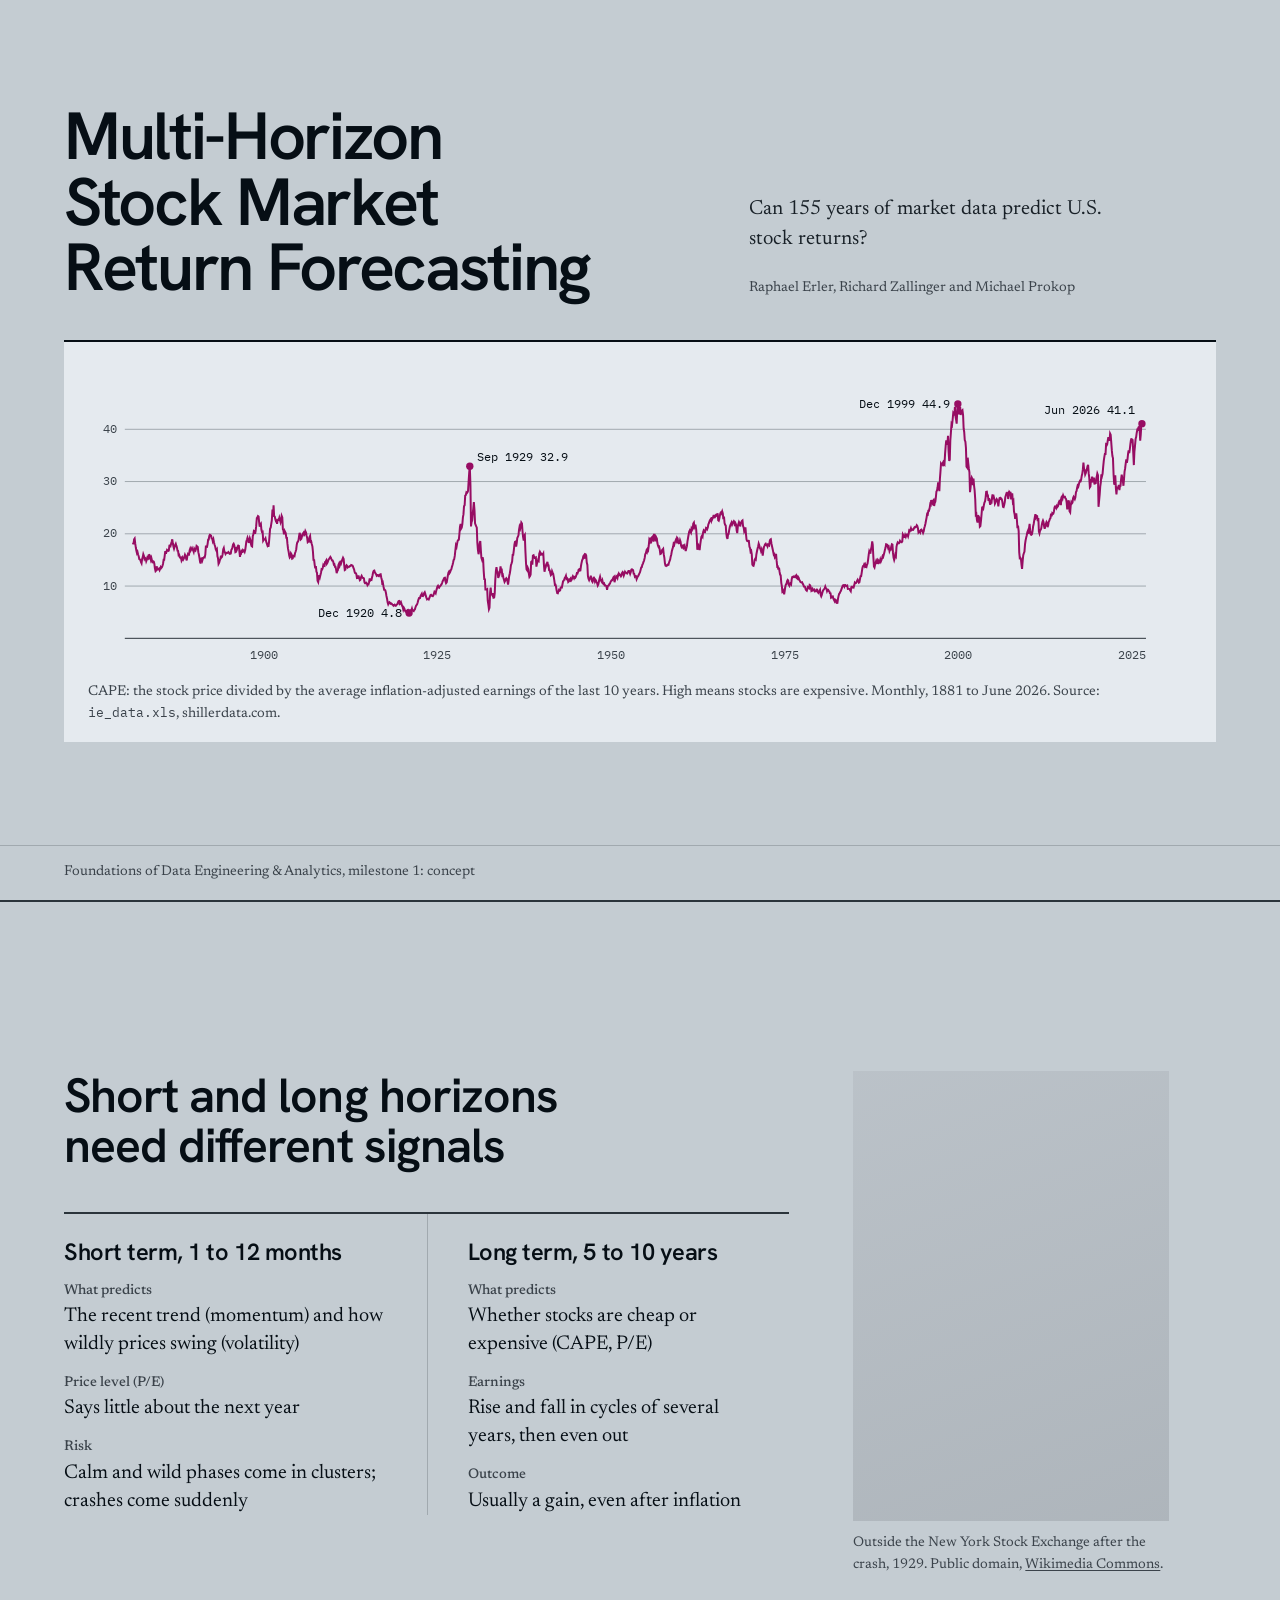
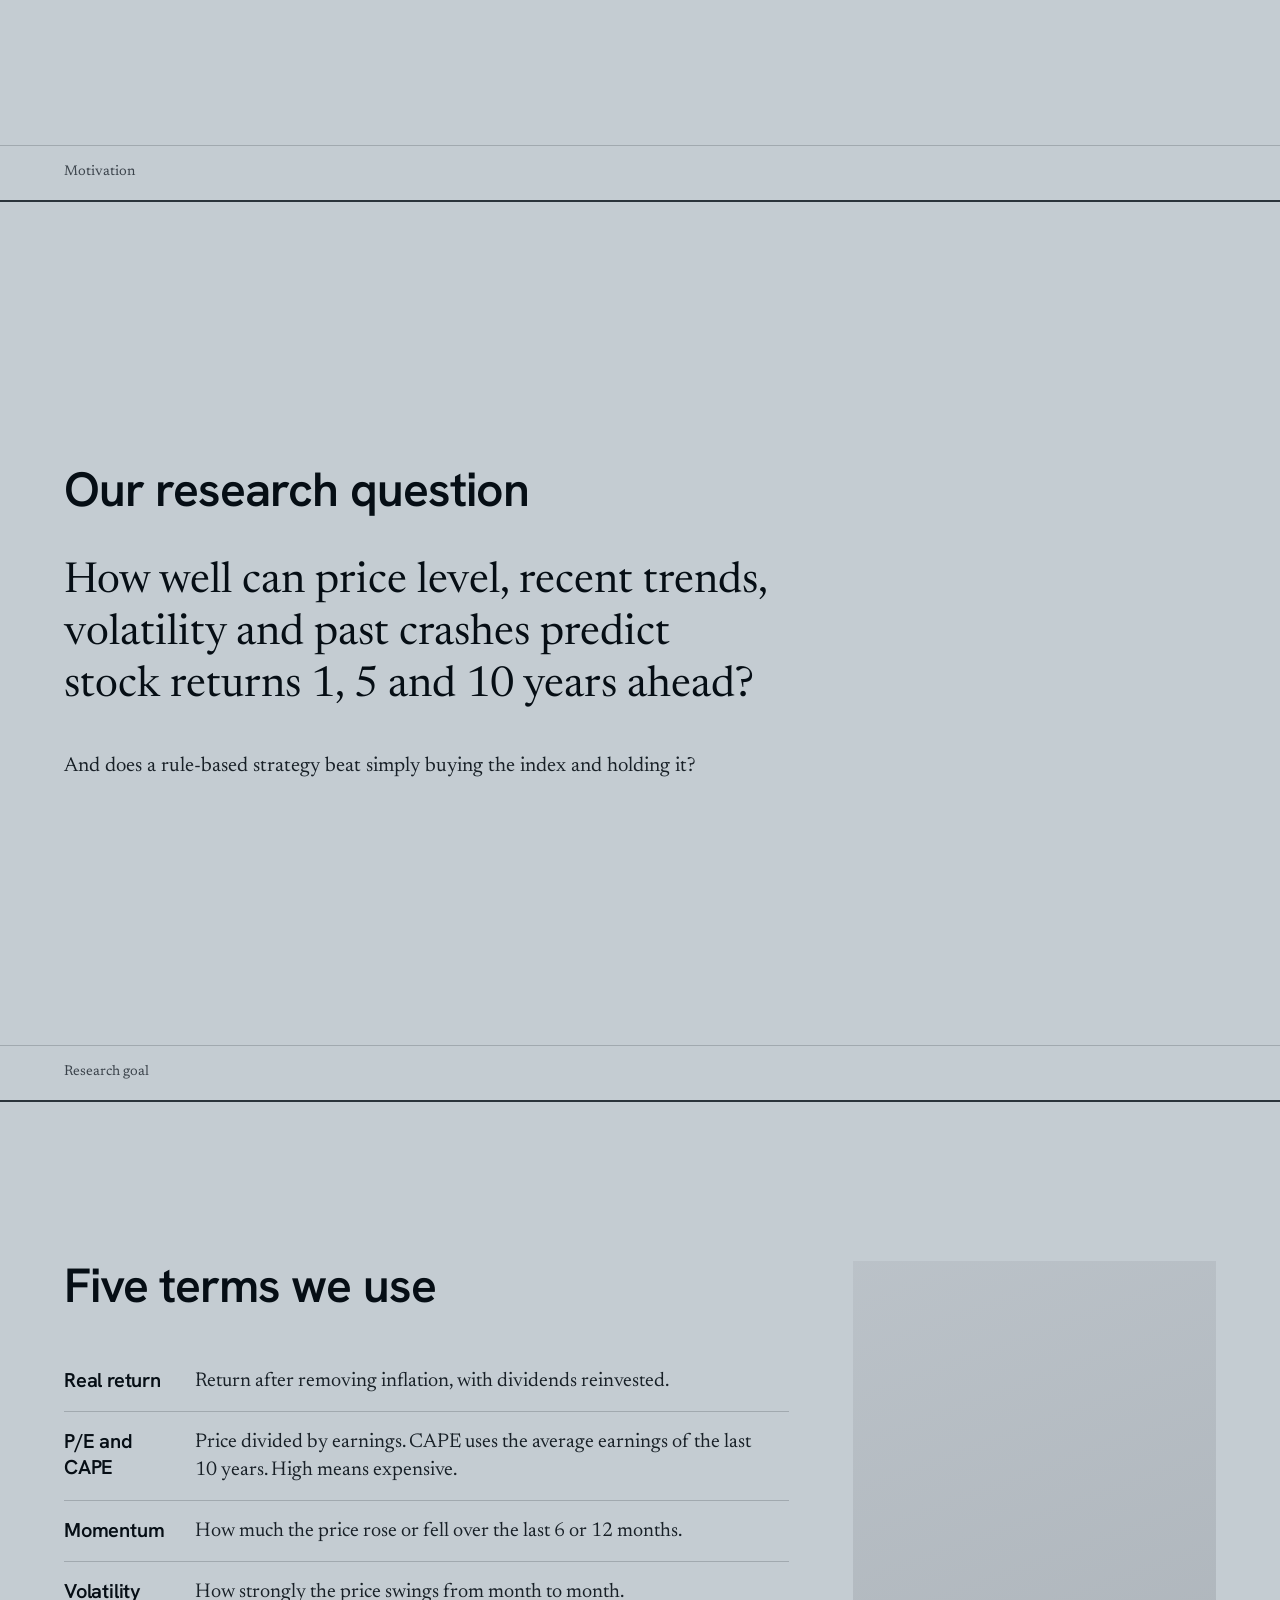
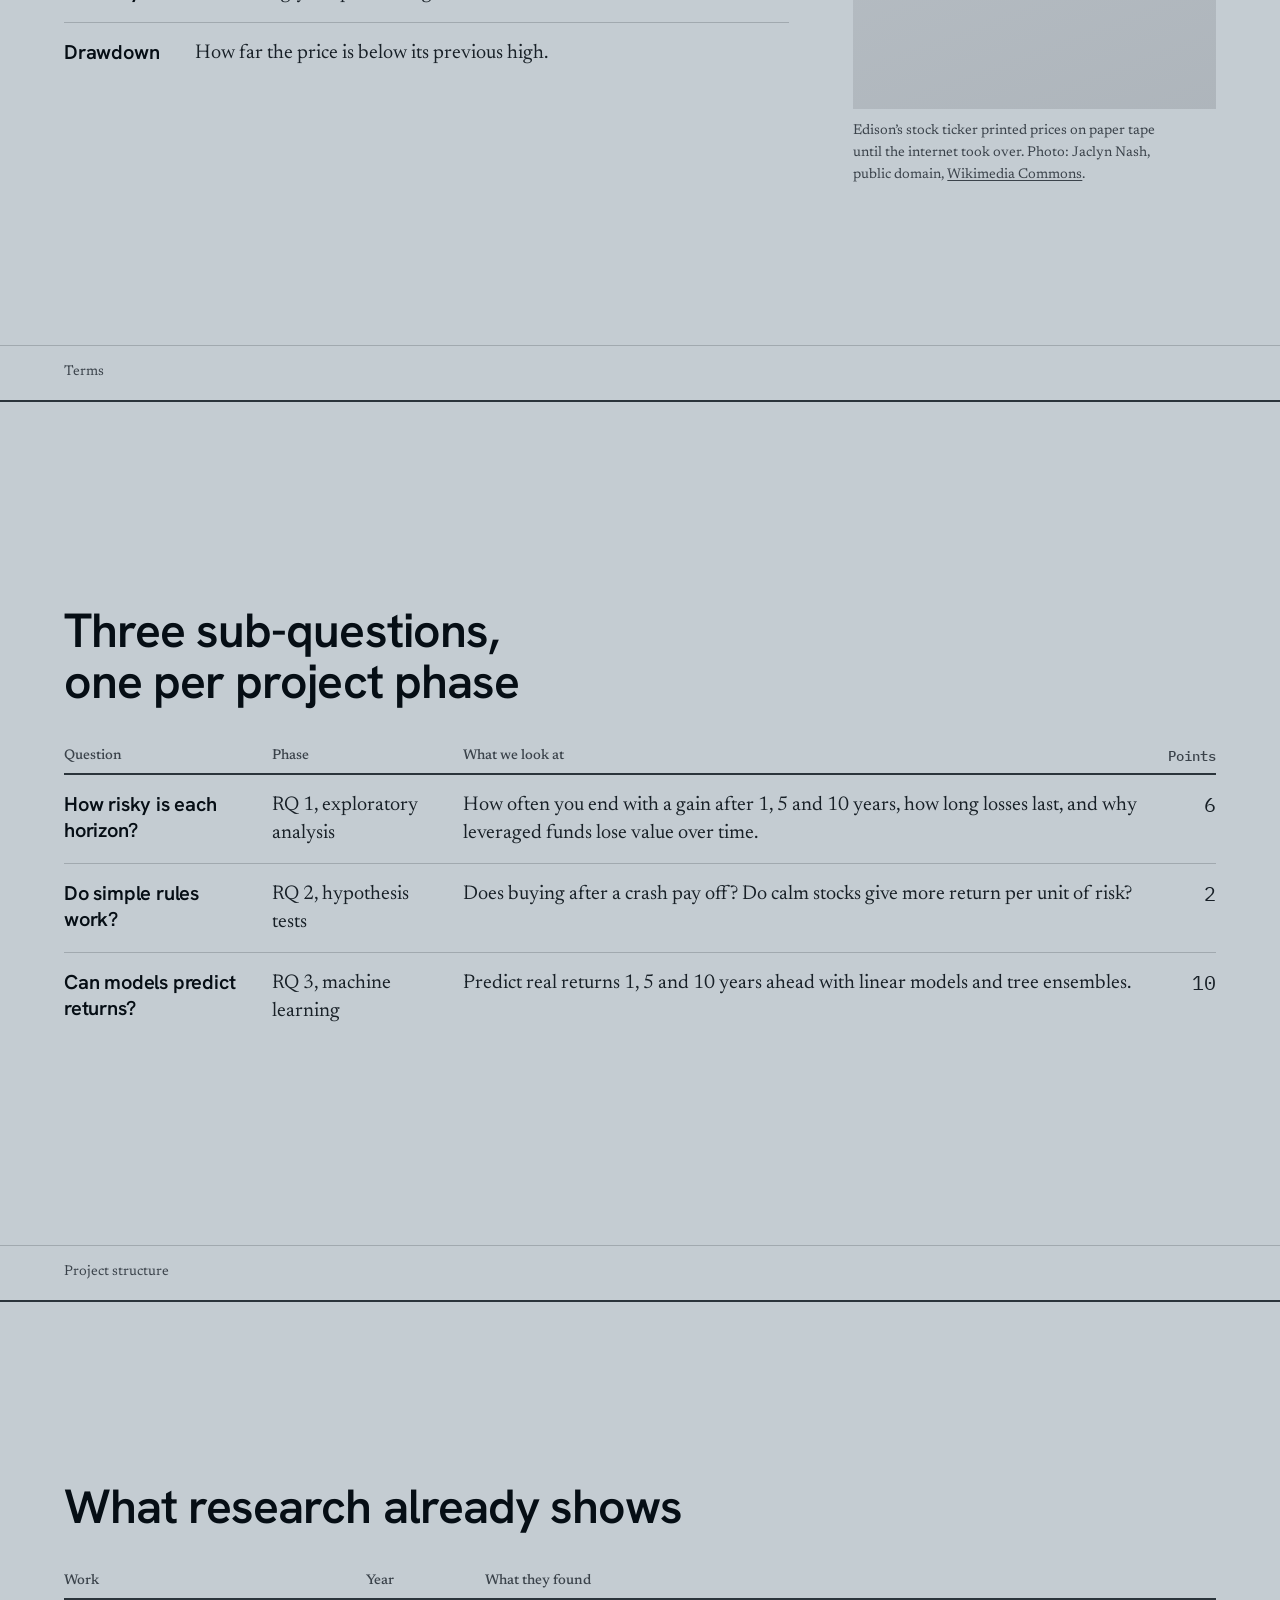
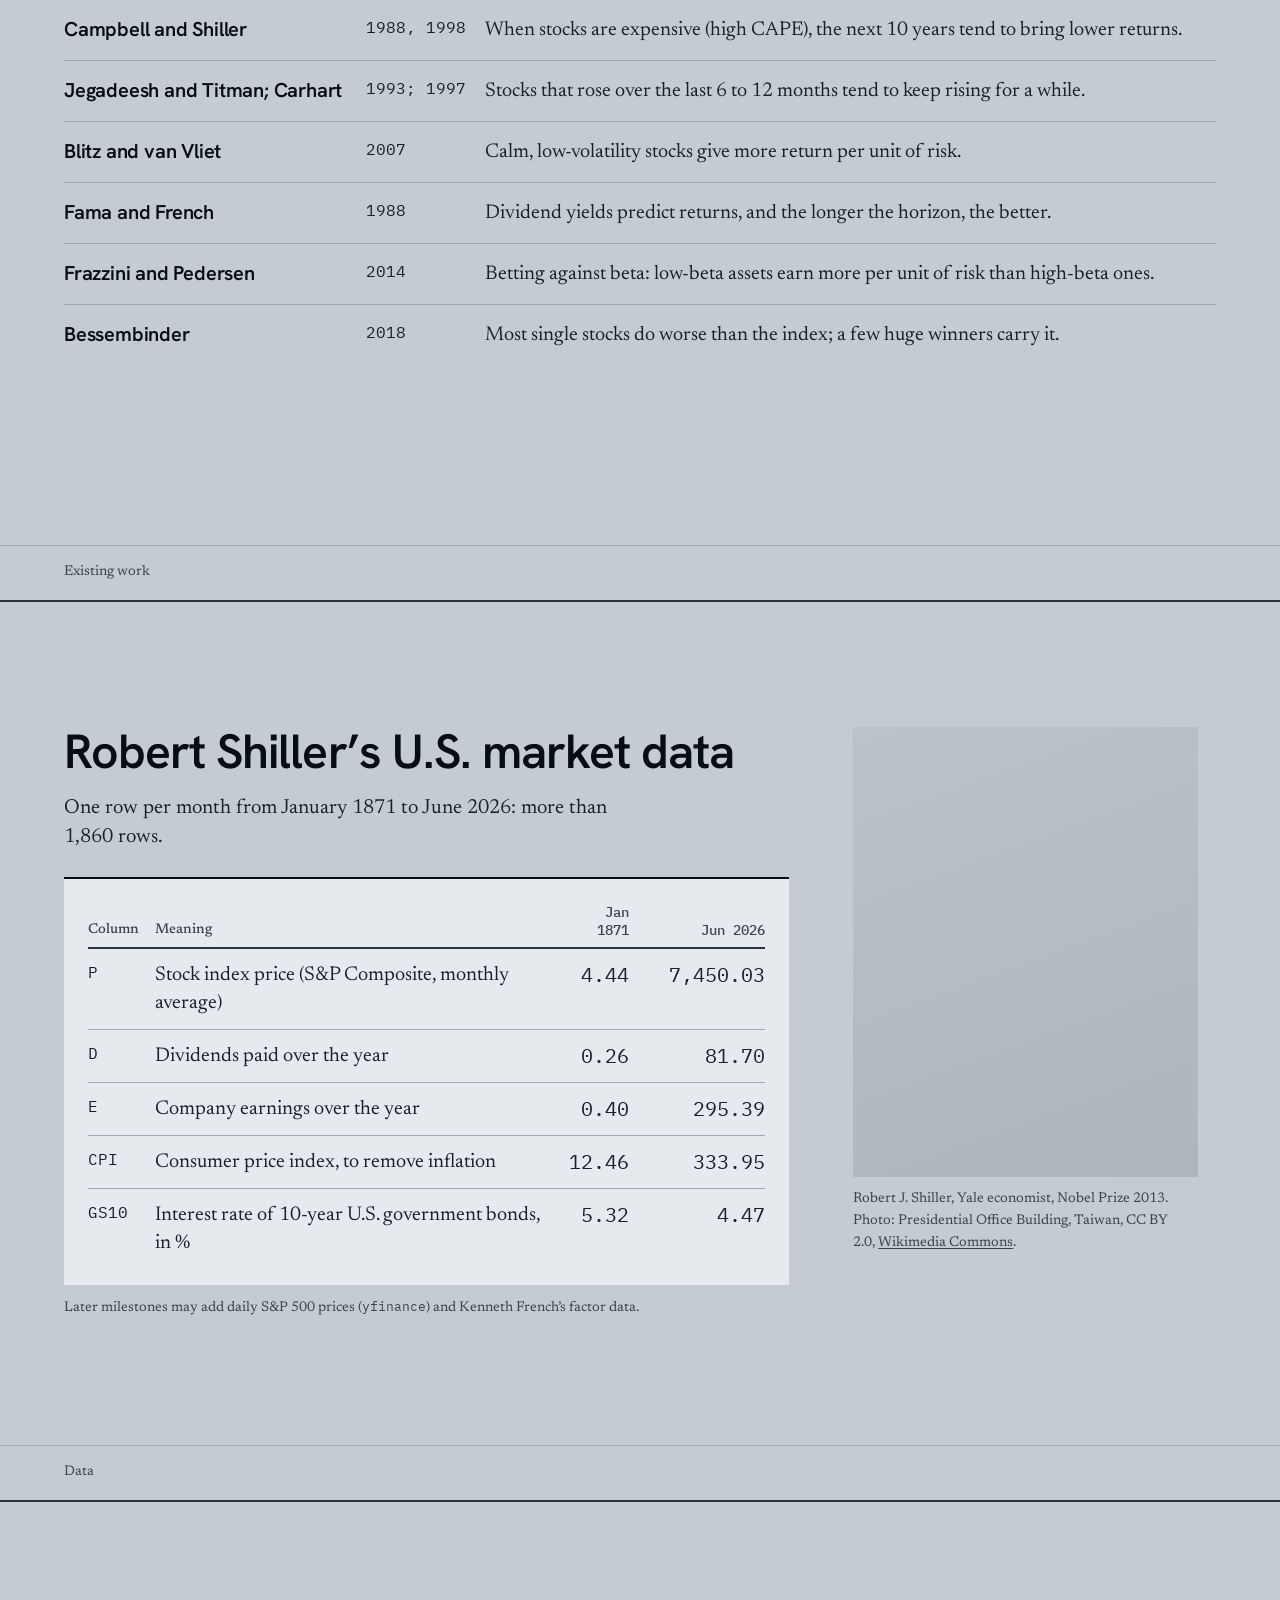
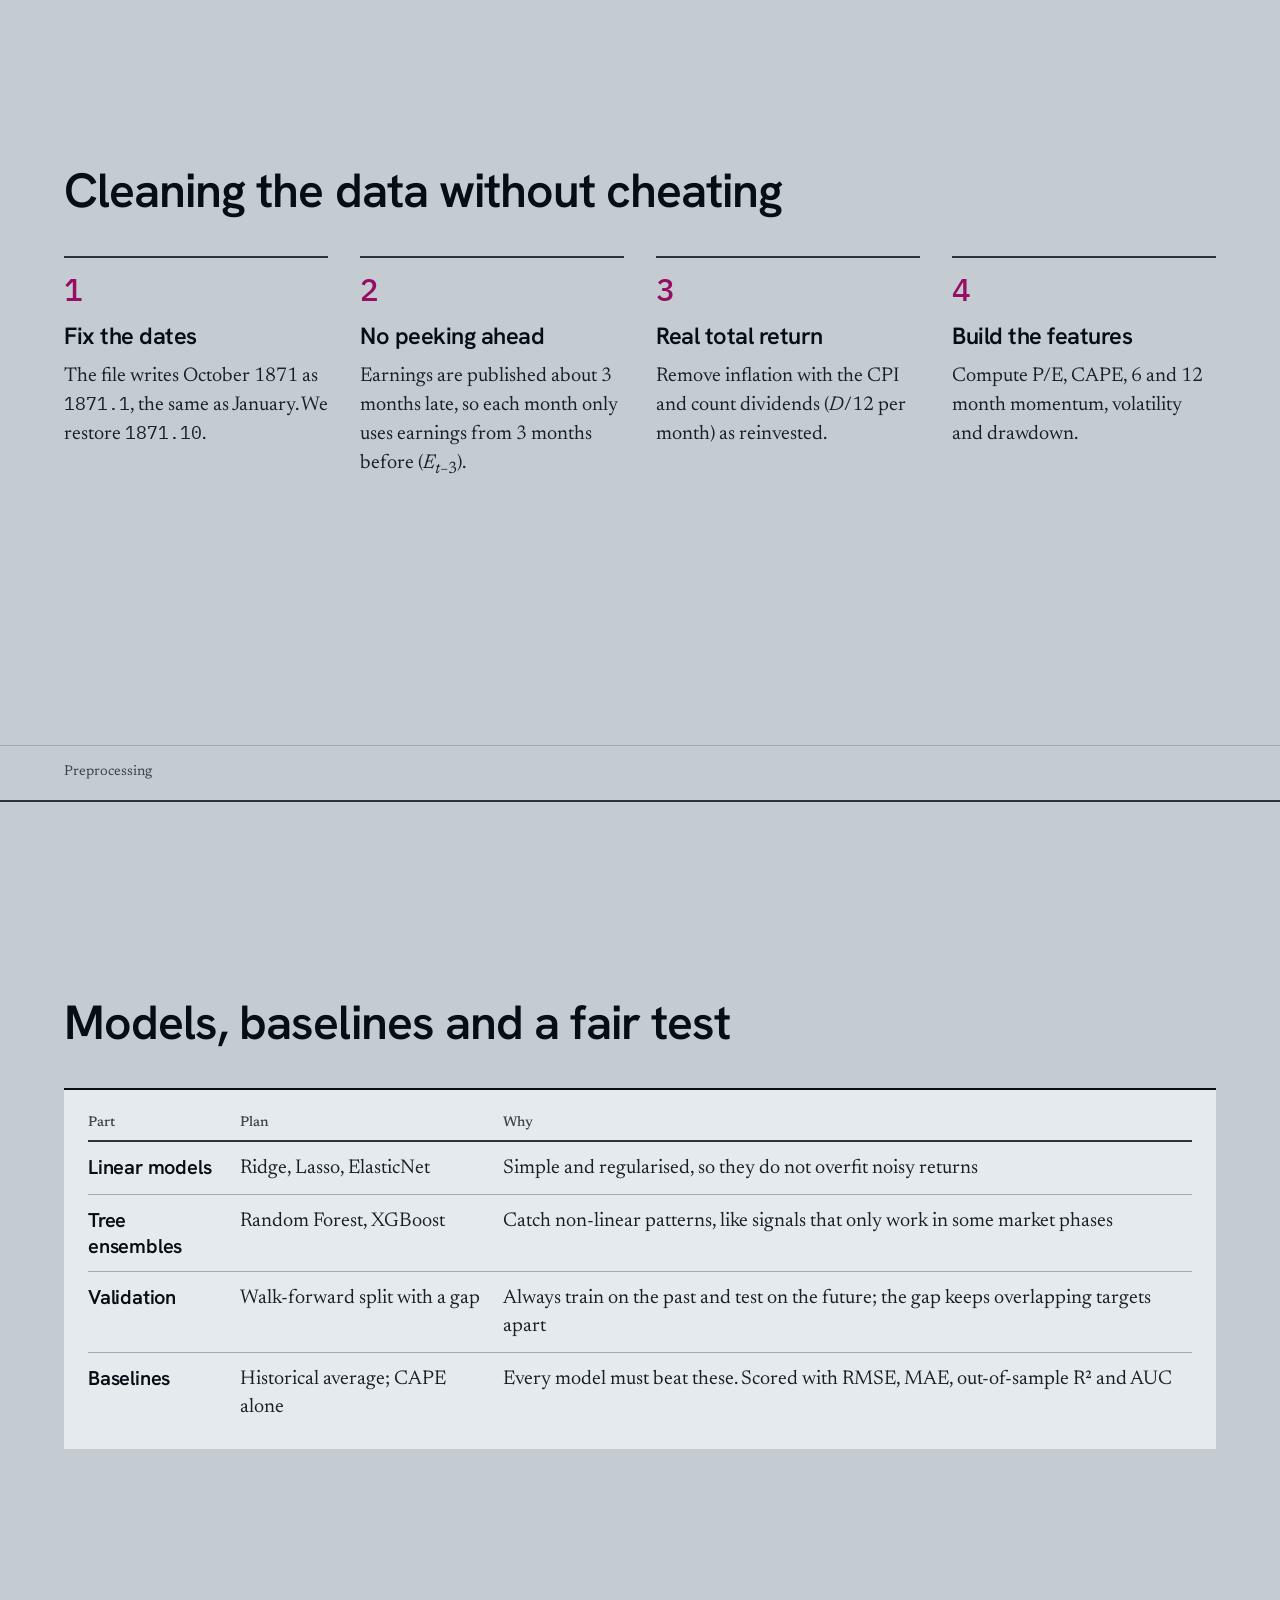
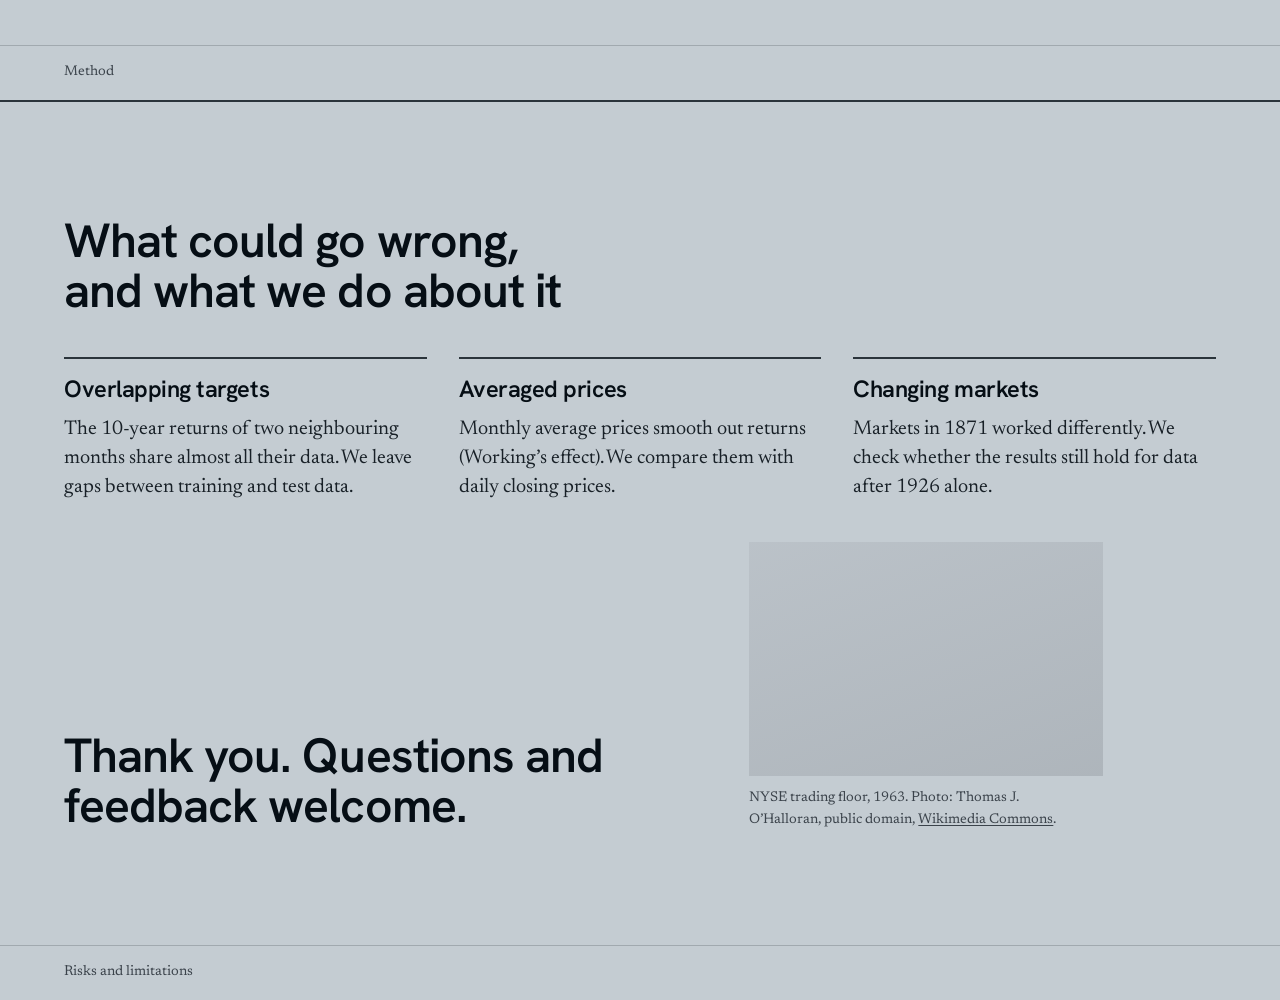
<file: praesentation/index.html>
<!doctype html>
<html lang="en">
<head>
<meta charset="utf-8">
<meta name="viewport" content="width=device-width, initial-scale=1">
<meta name="description" content="Concept slides for a Shiller-data project on forecasting U.S. real stock returns over 1, 5 and 10 years.">
<title>Multi-Horizon Return Forecasting</title>
<link rel="preconnect" href="https://fonts.googleapis.com">
<link rel="preconnect" href="https://fonts.gstatic.com" crossorigin>
<link href="https://fonts.googleapis.com/css2?family=Hanken+Grotesk:wght@500;600&family=Newsreader:ital,opsz,wght@0,6..72,400;0,6..72,500;1,6..72,400&family=IBM+Plex+Mono:wght@400;500&display=swap" rel="stylesheet">
<link rel="stylesheet" href="style.css">
</head>
<body>
<main>

<section class="slide" id="s1" aria-label="Title">
  <div class="container">
    <div class="title-top">
      <div>
        <h1>Multi-Horizon Stock Market Return Forecasting</h1>
      </div>
      <div>
        <p class="lead">Can 155 years of market data predict U.S. stock returns?</p>
        <p class="meta" style="margin-top: var(--space-lg)">Raphael Erler, Richard Zallinger and Michael Prokop</p>
      </div>
    </div>
    <figure class="sheet" style="margin: 0">
      <svg class="chart" viewBox="0 0 1200 330" role="img" aria-label="Shiller CAPE from 1881 to 2026: low of 4.8 in December 1920, peak of 32.9 in September 1929, all-time high of 44.9 in December 1999, 41.1 in June 2026"><line class="grid" x1="40" x2="1150" y1="239.2" y2="239.2"/><text x="32" y="243.2" text-anchor="end">10</text><line class="grid" x1="40" x2="1150" y1="182.4" y2="182.4"/><text x="32" y="186.4" text-anchor="end">20</text><line class="grid" x1="40" x2="1150" y1="125.6" y2="125.6"/><text x="32" y="129.6" text-anchor="end">30</text><line class="grid" x1="40" x2="1150" y1="68.8" y2="68.8"/><text x="32" y="72.8" text-anchor="end">40</text><line class="axis" x1="40" x2="1150" y1="296" y2="296"/><text x="191.0" y="318" text-anchor="middle">1900</text><text x="379.8" y="318" text-anchor="middle">1925</text><text x="568.6" y="318" text-anchor="middle">1950</text><text x="757.3" y="318" text-anchor="middle">1975</text><text x="946.1" y="318" text-anchor="middle">2000</text><text x="1134.9" y="318" text-anchor="middle">2025</text><path class="series" d="M48.8 192.0 L49.4 193.8 L50.1 188.5 L50.7 187.6 L51.3 192.9 L52.0 197.6 L52.6 200.8 L53.2 203.4 L53.8 202.2 L54.5 205.2 L55.1 206.8 L55.7 209.8 L56.4 210.2 L57.0 211.2 L57.6 213.2 L58.2 214.5 L58.9 209.4 L59.5 207.7 L60.1 204.6 L60.8 206.5 L61.4 209.7 L62.0 208.6 L62.7 209.3 L63.3 212.2 L63.9 210.6 L64.5 208.2 L65.2 209.0 L65.8 205.8 L66.4 205.6 L67.1 209.9 L67.7 208.2 L68.3 210.7 L68.9 208.7 L69.6 211.6 L70.2 214.3 L70.8 212.2 L71.5 212.6 L72.1 214.8 L72.7 219.9 L73.4 223.0 L74.0 222.3 L74.6 217.7 L75.2 219.4 L75.9 221.1 L76.5 220.9 L77.1 220.3 L77.8 222.0 L78.4 220.6 L79.0 218.6 L79.6 219.6 L80.3 218.7 L80.9 217.2 L81.5 215.2 L82.2 210.7 L82.8 210.7 L83.4 205.8 L84.0 201.1 L84.7 204.0 L85.3 201.8 L85.9 200.0 L86.6 200.8 L87.2 201.0 L87.8 200.6 L88.5 195.1 L89.1 194.9 L89.7 195.6 L90.3 193.1 L91.0 190.7 L91.6 188.4 L92.2 192.7 L92.9 196.5 L93.5 198.6 L94.1 196.6 L94.7 194.7 L95.4 193.2 L96.0 195.3 L96.6 196.9 L97.3 200.8 L97.9 201.1 L98.5 205.6 L99.1 205.2 L99.8 208.0 L100.4 208.5 L101.0 208.2 L101.7 211.7 L102.3 210.5 L102.9 208.5 L103.6 210.3 L104.2 209.2 L104.8 207.4 L105.4 205.2 L106.1 206.8 L106.7 209.6 L107.3 211.2 L108.0 206.4 L108.6 204.3 L109.2 205.0 L109.8 205.1 L110.5 200.2 L111.1 198.5 L111.7 200.4 L112.4 199.0 L113.0 197.8 L113.6 199.5 L114.3 200.4 L114.9 202.1 L115.5 198.7 L116.1 199.8 L116.8 200.6 L117.4 198.6 L118.0 195.6 L118.7 196.2 L119.3 196.8 L119.9 202.4 L120.5 204.9 L121.2 208.8 L121.8 213.0 L122.4 214.7 L123.1 209.2 L123.7 209.0 L124.3 211.3 L124.9 209.3 L125.6 208.4 L126.2 207.8 L126.8 208.0 L127.5 204.9 L128.1 196.2 L128.7 196.2 L129.4 196.4 L130.0 193.3 L130.6 188.7 L131.2 188.6 L131.9 184.7 L132.5 183.5 L133.1 183.7 L133.8 184.5 L134.4 187.5 L135.0 187.6 L135.6 190.4 L136.3 188.4 L136.9 191.6 L137.5 194.1 L138.2 196.1 L138.8 199.1 L139.4 200.4 L140.1 199.3 L140.7 206.8 L141.3 208.9 L141.9 215.0 L142.6 213.7 L143.2 211.3 L143.8 209.9 L144.5 206.1 L145.1 208.1 L145.7 207.4 L146.3 204.8 L147.0 199.3 L147.6 197.9 L148.2 201.5 L148.9 202.6 L149.5 204.4 L150.1 203.5 L150.7 203.1 L151.4 203.2 L152.0 203.0 L152.6 202.3 L153.3 203.1 L153.9 204.2 L154.5 204.0 L155.2 203.8 L155.8 199.8 L156.4 199.0 L157.0 197.0 L157.7 194.0 L158.3 193.2 L158.9 194.6 L159.6 197.9 L160.2 202.4 L160.8 202.1 L161.4 196.8 L162.1 198.5 L162.7 196.2 L163.3 195.2 L164.0 195.5 L164.6 202.0 L165.2 207.4 L165.9 202.7 L166.5 203.3 L167.1 199.6 L167.7 203.0 L168.4 200.2 L169.0 200.9 L169.6 200.5 L170.3 202.0 L170.9 199.9 L171.5 195.4 L172.1 190.8 L172.8 188.7 L173.4 186.6 L174.0 188.5 L174.7 192.3 L175.3 190.0 L175.9 187.2 L176.5 188.9 L177.2 193.8 L177.8 195.7 L178.4 196.1 L179.1 185.1 L179.7 183.2 L180.3 179.3 L181.0 179.8 L181.6 182.5 L182.2 179.2 L182.8 174.1 L183.5 165.3 L184.1 164.5 L184.7 163.1 L185.4 163.7 L186.0 169.7 L186.6 174.7 L187.2 172.6 L187.9 171.6 L188.5 178.0 L189.1 180.4 L189.8 180.1 L190.4 189.8 L191.0 188.8 L191.6 188.6 L192.3 188.2 L192.9 187.2 L193.5 190.3 L194.2 192.7 L194.8 194.4 L195.4 192.3 L196.1 196.5 L196.7 192.1 L197.3 184.6 L197.9 177.0 L198.6 175.6 L199.2 171.6 L199.8 167.8 L200.5 156.0 L201.1 163.8 L201.7 151.3 L202.3 163.3 L203.0 163.7 L203.6 166.5 L204.2 168.4 L204.9 167.7 L205.5 171.7 L206.1 167.9 L206.8 167.2 L207.4 167.4 L208.0 165.0 L208.6 167.2 L209.3 169.8 L209.9 167.4 L210.5 162.9 L211.2 164.6 L211.8 177.4 L212.4 178.6 L213.0 183.0 L213.7 179.1 L214.3 180.3 L214.9 181.6 L215.6 186.8 L216.2 186.9 L216.8 193.4 L217.4 198.6 L218.1 202.1 L218.7 205.9 L219.3 208.2 L220.0 207.3 L220.6 203.6 L221.2 204.6 L221.9 209.4 L222.5 209.1 L223.1 206.3 L223.7 206.5 L224.4 206.8 L225.0 203.5 L225.6 201.9 L226.3 199.4 L226.9 194.2 L227.5 191.6 L228.1 191.1 L228.8 189.4 L229.4 185.3 L230.0 181.4 L230.7 183.5 L231.3 188.4 L231.9 187.8 L232.6 185.0 L233.2 182.9 L233.8 181.9 L234.4 181.0 L235.1 183.6 L235.7 182.8 L236.3 179.6 L237.0 181.1 L237.6 184.5 L238.2 186.7 L238.8 191.4 L239.5 190.7 L240.1 190.6 L240.7 186.1 L241.4 184.7 L242.0 191.0 L242.6 190.7 L243.2 193.5 L243.9 196.0 L244.5 201.9 L245.1 210.8 L245.8 211.0 L246.4 216.1 L247.0 219.9 L247.7 217.4 L248.3 223.7 L248.9 224.8 L249.5 233.5 L250.2 234.9 L250.8 230.7 L251.4 227.4 L252.1 229.5 L252.7 227.0 L253.3 224.4 L253.9 220.8 L254.6 221.0 L255.2 219.3 L255.8 216.2 L256.5 217.3 L257.1 217.4 L257.7 213.1 L258.4 212.3 L259.0 211.3 L259.6 214.8 L260.2 213.8 L260.9 212.0 L261.5 210.2 L262.1 209.7 L262.8 208.6 L263.4 207.6 L264.0 208.5 L264.6 210.0 L265.3 211.4 L265.9 211.4 L266.5 212.6 L267.2 215.7 L267.8 215.4 L268.4 218.2 L269.0 218.2 L269.7 221.3 L270.3 225.2 L270.9 222.9 L271.6 221.9 L272.2 216.2 L272.8 214.9 L273.5 217.3 L274.1 215.5 L274.7 211.7 L275.3 213.8 L276.0 211.6 L276.6 210.0 L277.2 208.4 L277.9 209.8 L278.5 216.6 L279.1 221.8 L279.7 221.4 L280.4 217.7 L281.0 216.6 L281.6 217.3 L282.3 218.9 L282.9 218.2 L283.5 218.1 L284.1 218.2 L284.8 217.4 L285.4 217.3 L286.0 216.3 L286.7 216.6 L287.3 216.8 L287.9 217.7 L288.6 219.8 L289.2 221.1 L289.8 223.8 L290.4 225.1 L291.1 225.2 L291.7 226.4 L292.3 230.5 L293.0 230.3 L293.6 228.5 L294.2 228.5 L294.8 230.6 L295.5 232.8 L296.1 232.3 L296.7 229.6 L297.4 228.1 L298.0 229.4 L298.6 230.3 L299.3 230.5 L299.9 230.8 L300.5 235.0 L301.1 236.2 L301.8 236.2 L302.4 235.5 L303.0 236.1 L303.7 238.1 L304.3 237.0 L304.9 237.2 L305.5 235.0 L306.2 231.0 L306.8 233.1 L307.4 232.4 L308.1 232.6 L308.7 229.9 L309.3 227.4 L309.9 224.3 L310.6 222.6 L311.2 222.4 L311.8 224.3 L312.5 225.4 L313.1 226.3 L313.7 227.8 L314.4 227.0 L315.0 227.1 L315.6 228.2 L316.2 228.5 L316.9 227.2 L317.5 226.6 L318.1 226.4 L318.8 230.1 L319.4 232.5 L320.0 237.8 L320.6 236.3 L321.3 240.2 L321.9 243.1 L322.5 243.1 L323.2 244.0 L323.8 246.4 L324.4 250.0 L325.1 253.3 L325.7 257.0 L326.3 258.9 L326.9 257.6 L327.6 256.8 L328.2 257.3 L328.8 258.3 L329.5 258.0 L330.1 258.5 L330.7 259.2 L331.3 259.6 L332.0 260.5 L332.6 259.7 L333.2 259.4 L333.9 260.6 L334.5 260.8 L335.1 260.0 L335.7 259.3 L336.4 258.8 L337.0 256.6 L337.6 255.5 L338.3 255.4 L338.9 258.7 L339.5 258.2 L340.2 256.9 L340.8 258.8 L341.4 260.6 L342.0 261.6 L342.7 264.6 L343.3 262.7 L343.9 263.8 L344.6 266.2 L345.2 267.0 L345.8 266.8 L346.4 267.1 L347.1 265.5 L347.7 265.2 L348.3 266.5 L349.0 268.5 L349.6 266.5 L350.2 265.7 L350.9 266.1 L351.5 265.5 L352.1 263.7 L352.7 266.0 L353.4 266.1 L354.0 266.4 L354.6 265.1 L355.3 264.5 L355.9 262.5 L356.5 260.9 L357.1 259.9 L357.8 258.9 L358.4 256.9 L359.0 254.3 L359.7 252.4 L360.3 252.6 L360.9 252.3 L361.5 249.9 L362.2 248.5 L362.8 247.5 L363.4 250.0 L364.1 250.2 L364.7 249.1 L365.3 246.9 L366.0 245.9 L366.6 247.7 L367.2 249.9 L367.8 251.7 L368.5 253.6 L369.1 253.0 L369.7 252.9 L370.4 253.7 L371.0 252.3 L371.6 250.8 L372.2 249.2 L372.9 248.7 L373.5 249.3 L374.1 250.1 L374.8 250.2 L375.4 249.3 L376.0 247.4 L376.6 245.4 L377.3 246.2 L377.9 247.1 L378.5 244.4 L379.2 242.0 L379.8 239.7 L380.4 238.9 L381.1 240.8 L381.7 241.0 L382.3 239.6 L382.9 239.2 L383.6 238.3 L384.2 237.4 L384.8 236.0 L385.5 234.0 L386.1 233.0 L386.7 231.5 L387.3 230.4 L388.0 230.2 L388.6 234.2 L389.2 236.1 L389.9 235.2 L390.5 231.7 L391.1 228.0 L391.8 224.5 L392.4 223.5 L393.0 225.1 L393.6 224.1 L394.3 222.0 L394.9 221.1 L395.5 218.6 L396.2 216.4 L396.8 213.8 L397.4 210.9 L398.0 210.2 L398.7 206.2 L399.3 200.3 L399.9 194.9 L400.6 196.5 L401.2 193.1 L401.8 190.1 L402.4 189.2 L403.1 188.8 L403.7 182.6 L404.3 175.0 L405.0 171.7 L405.6 176.8 L406.2 175.8 L406.9 171.8 L407.5 164.6 L408.1 161.3 L408.7 152.4 L409.4 151.2 L410.0 140.9 L410.6 140.5 L411.3 137.4 L411.9 138.0 L412.5 137.2 L413.1 135.7 L413.8 124.2 L414.4 115.3 L415.0 109.0 L415.7 129.7 L416.3 174.4 L416.9 169.6 L417.6 167.8 L418.2 159.9 L418.8 154.9 L419.4 147.9 L420.1 156.8 L420.7 170.9 L421.3 172.8 L422.0 174.3 L422.6 175.7 L423.2 192.1 L423.8 199.5 L424.5 204.6 L425.1 200.9 L425.7 192.7 L426.4 190.3 L427.0 200.0 L427.6 208.4 L428.2 210.3 L428.9 207.7 L429.5 210.6 L430.1 223.0 L430.8 232.5 L431.4 231.0 L432.0 243.0 L432.7 243.0 L433.3 242.9 L433.9 242.5 L434.5 255.1 L435.2 259.7 L435.8 264.4 L436.4 262.9 L437.1 246.0 L437.7 240.8 L438.3 248.1 L438.9 248.2 L439.6 249.4 L440.2 246.8 L440.8 251.9 L441.5 251.7 L442.1 246.9 L442.7 232.7 L443.4 222.3 L444.0 218.7 L444.6 222.9 L445.2 223.4 L445.9 230.3 L446.5 228.6 L447.1 227.1 L447.8 222.9 L448.4 217.9 L449.0 221.6 L449.6 220.1 L450.3 227.6 L450.9 227.0 L451.5 230.1 L452.2 232.5 L452.8 234.7 L453.4 233.6 L454.0 231.7 L454.7 230.6 L455.3 231.4 L455.9 233.7 L456.6 237.5 L457.2 233.4 L457.8 228.4 L458.5 225.3 L459.1 221.6 L459.7 216.5 L460.3 214.8 L461.0 212.6 L461.6 205.3 L462.2 205.2 L462.9 200.0 L463.5 194.3 L464.1 191.1 L464.7 190.8 L465.4 196.2 L466.0 192.5 L466.6 187.0 L467.3 185.4 L467.9 184.0 L468.5 178.1 L469.1 174.7 L469.8 176.7 L470.4 173.9 L471.0 170.2 L471.7 171.3 L472.3 179.6 L472.9 185.6 L473.6 189.9 L474.2 184.5 L474.8 183.5 L475.4 200.3 L476.1 214.4 L476.7 221.2 L477.3 222.1 L478.0 219.3 L478.6 220.8 L479.2 225.9 L479.8 229.3 L480.5 228.3 L481.1 226.7 L481.7 212.9 L482.4 212.2 L483.0 215.9 L483.6 206.0 L484.3 205.6 L484.9 207.8 L485.5 208.7 L486.1 208.4 L486.8 208.0 L487.4 218.1 L488.0 214.8 L488.7 213.0 L489.3 210.6 L489.9 211.4 L490.5 204.0 L491.2 201.9 L491.8 203.1 L492.4 204.9 L493.1 204.3 L493.7 205.1 L494.3 205.2 L494.9 204.0 L495.6 216.4 L496.2 223.6 L496.8 220.5 L497.5 218.8 L498.1 215.5 L498.7 214.8 L499.4 212.9 L500.0 217.0 L500.6 216.9 L501.2 222.0 L501.9 222.2 L502.5 225.1 L503.1 227.3 L503.8 226.5 L504.4 223.1 L505.0 224.7 L505.6 225.6 L506.3 229.5 L506.9 233.3 L507.5 238.0 L508.2 237.9 L508.8 240.3 L509.4 244.2 L510.1 246.9 L510.7 247.1 L511.3 244.8 L511.9 243.4 L512.6 244.2 L513.2 243.8 L513.8 240.8 L514.5 240.4 L515.1 240.6 L515.7 237.5 L516.3 234.2 L517.0 233.4 L517.6 232.3 L518.2 230.4 L518.9 229.5 L519.5 228.0 L520.1 231.3 L520.7 230.6 L521.4 231.5 L522.0 234.7 L522.6 234.1 L523.3 232.4 L523.9 233.0 L524.5 231.4 L525.2 233.1 L525.8 232.2 L526.4 229.7 L527.0 228.5 L527.7 229.7 L528.3 230.9 L528.9 229.5 L529.6 230.1 L530.2 229.1 L530.8 227.3 L531.4 225.1 L532.1 225.4 L532.7 223.7 L533.3 221.4 L534.0 220.9 L534.6 222.4 L535.2 222.2 L535.9 217.1 L536.5 213.8 L537.1 211.1 L537.7 210.1 L538.4 206.7 L539.0 205.9 L539.6 209.5 L540.3 204.4 L540.9 204.6 L541.5 206.0 L542.1 213.3 L542.8 216.3 L543.4 228.5 L544.0 231.1 L544.7 232.7 L545.3 231.2 L545.9 230.6 L546.5 227.9 L547.2 231.6 L547.8 233.8 L548.4 234.7 L549.1 232.7 L549.7 229.2 L550.3 231.2 L551.0 234.1 L551.6 232.4 L552.2 233.2 L552.8 234.9 L553.5 236.3 L554.1 238.6 L554.7 237.5 L555.4 234.0 L556.0 231.2 L556.6 229.1 L557.2 231.6 L557.9 233.8 L558.5 234.7 L559.1 233.0 L559.8 236.3 L560.4 236.8 L561.0 236.3 L561.6 238.4 L562.3 238.3 L562.9 239.0 L563.5 239.5 L564.2 243.2 L564.8 240.1 L565.4 238.7 L566.1 238.5 L566.7 236.9 L567.3 236.7 L567.9 234.9 L568.6 233.7 L569.2 232.8 L569.8 232.8 L570.5 231.3 L571.1 229.7 L571.7 229.1 L572.3 235.0 L573.0 232.0 L573.6 230.3 L574.2 228.4 L574.9 229.1 L575.5 230.4 L576.1 226.9 L576.8 225.5 L577.4 227.2 L578.0 226.6 L578.6 227.1 L579.3 228.6 L579.9 227.7 L580.5 225.0 L581.2 224.0 L581.8 224.9 L582.4 227.6 L583.0 225.9 L583.7 223.7 L584.3 224.6 L584.9 224.6 L585.6 225.3 L586.2 225.5 L586.8 224.1 L587.4 222.8 L588.1 222.8 L588.7 224.1 L589.3 225.9 L590.0 223.9 L590.6 221.3 L591.2 220.9 L591.9 221.8 L592.5 221.9 L593.1 225.8 L593.7 225.9 L594.4 228.9 L595.0 228.2 L595.6 228.4 L596.3 231.7 L596.9 230.2 L597.5 228.8 L598.1 228.1 L598.8 226.6 L599.4 225.4 L600.0 224.2 L600.7 221.4 L601.3 219.0 L601.9 218.8 L602.6 216.0 L603.2 214.8 L603.8 213.0 L604.4 211.5 L605.1 208.6 L605.7 204.7 L606.3 203.5 L607.0 200.9 L607.6 202.1 L608.2 199.4 L608.8 200.3 L609.5 195.4 L610.1 189.1 L610.7 190.4 L611.4 186.7 L612.0 192.9 L612.6 186.7 L613.2 186.0 L613.9 189.7 L614.5 189.9 L615.1 183.4 L615.8 183.4 L616.4 188.2 L617.0 190.5 L617.7 186.4 L618.3 187.6 L618.9 192.5 L619.5 195.0 L620.2 196.8 L620.8 196.4 L621.4 199.3 L622.1 204.4 L622.7 204.1 L623.3 202.9 L623.9 200.2 L624.6 199.5 L625.2 198.7 L625.8 204.5 L626.5 208.6 L627.1 214.5 L627.7 216.9 L628.4 217.3 L629.0 216.6 L629.6 216.7 L630.2 215.9 L630.9 216.1 L631.5 213.8 L632.1 212.1 L632.8 210.3 L633.4 207.0 L634.0 204.8 L634.6 201.3 L635.3 198.8 L635.9 196.8 L636.5 193.3 L637.2 194.5 L637.8 192.0 L638.4 190.7 L639.0 189.1 L639.7 190.5 L640.3 186.7 L640.9 187.5 L641.6 192.2 L642.2 192.8 L642.8 192.5 L643.5 189.3 L644.1 191.0 L644.7 195.5 L645.3 197.0 L646.0 196.2 L646.6 197.2 L647.2 194.0 L647.9 196.7 L648.5 195.5 L649.1 198.6 L649.7 201.2 L650.4 198.1 L651.0 195.8 L651.6 190.7 L652.3 186.4 L652.9 182.9 L653.5 179.9 L654.1 178.7 L654.8 180.2 L655.4 181.2 L656.0 176.6 L656.7 177.9 L657.3 176.6 L657.9 171.3 L658.6 170.2 L659.2 174.9 L659.8 173.4 L660.4 173.4 L661.1 177.9 L661.7 186.8 L662.3 199.7 L663.0 197.9 L663.6 195.4 L664.2 196.9 L664.8 200.2 L665.5 193.8 L666.1 189.6 L666.7 185.7 L667.4 184.5 L668.0 185.5 L668.6 180.6 L669.3 178.6 L669.9 179.3 L670.5 181.6 L671.1 178.7 L671.8 175.9 L672.4 176.3 L673.0 177.3 L673.7 175.4 L674.3 172.1 L674.9 170.9 L675.5 168.9 L676.2 167.4 L676.8 166.5 L677.4 168.1 L678.1 164.2 L678.7 166.1 L679.3 164.7 L679.9 162.8 L680.6 162.7 L681.2 165.4 L681.8 162.5 L682.5 161.9 L683.1 162.6 L683.7 161.7 L684.4 160.1 L685.0 167.7 L685.6 168.2 L686.2 166.1 L686.9 162.1 L687.5 159.8 L688.1 159.0 L688.8 160.3 L689.4 158.2 L690.0 160.3 L690.6 166.5 L691.3 163.6 L691.9 170.8 L692.5 172.5 L693.2 173.4 L693.8 181.8 L694.4 186.1 L695.1 188.0 L695.7 182.9 L696.3 182.7 L696.9 178.7 L697.6 175.0 L698.2 172.9 L698.8 171.6 L699.5 170.1 L700.1 172.4 L700.7 171.0 L701.3 169.7 L702.0 168.6 L702.6 169.5 L703.2 174.1 L703.9 171.3 L704.5 172.6 L705.1 178.8 L705.7 181.6 L706.4 173.8 L707.0 171.7 L707.6 169.5 L708.3 170.9 L708.9 174.4 L709.5 171.3 L710.2 169.4 L710.8 168.3 L711.4 167.8 L712.0 174.0 L712.7 175.7 L713.3 179.8 L713.9 178.5 L714.6 175.4 L715.2 182.7 L715.8 188.7 L716.4 190.1 L717.1 190.3 L717.7 190.0 L718.3 190.1 L719.0 196.5 L719.6 197.8 L720.2 202.0 L720.9 201.1 L721.5 204.8 L722.1 215.7 L722.7 216.8 L723.4 217.2 L724.0 215.0 L724.6 210.8 L725.3 209.5 L725.9 210.2 L726.5 204.9 L727.1 201.6 L727.8 198.3 L728.4 196.1 L729.0 193.1 L729.7 195.1 L730.3 197.9 L730.9 199.0 L731.5 201.1 L732.2 199.1 L732.8 201.6 L733.4 206.1 L734.1 200.6 L734.7 196.8 L735.3 195.6 L736.0 193.7 L736.6 193.1 L737.2 194.5 L737.8 194.6 L738.5 196.0 L739.1 192.9 L739.7 194.8 L740.4 195.2 L741.0 190.6 L741.6 188.8 L742.2 188.4 L742.9 193.1 L743.5 195.9 L744.1 198.6 L744.8 202.1 L745.4 205.0 L746.0 204.5 L746.6 208.0 L747.3 206.9 L747.9 204.3 L748.5 211.6 L749.2 218.2 L749.8 218.0 L750.4 221.3 L751.1 219.2 L751.7 223.6 L752.3 226.8 L752.9 227.4 L753.6 236.0 L754.2 239.3 L754.8 245.9 L755.5 245.5 L756.1 244.3 L756.7 248.2 L757.3 244.5 L758.0 239.7 L758.6 237.4 L759.2 237.0 L759.9 233.7 L760.5 232.6 L761.1 233.2 L761.8 237.9 L762.4 238.9 L763.0 236.6 L763.6 236.0 L764.3 237.1 L764.9 231.7 L765.5 229.4 L766.2 229.1 L766.8 228.8 L767.4 229.6 L768.0 229.5 L768.7 228.3 L769.3 229.2 L769.9 228.0 L770.6 230.6 L771.2 231.2 L771.8 229.2 L772.4 230.1 L773.1 232.5 L773.7 233.2 L774.3 234.6 L775.0 235.1 L775.6 235.2 L776.2 235.0 L776.9 236.7 L777.5 237.8 L778.1 239.6 L778.7 239.6 L779.4 240.1 L780.0 242.6 L780.6 243.7 L781.3 244.3 L781.9 242.5 L782.5 240.3 L783.1 240.8 L783.8 241.5 L784.4 238.1 L785.0 238.5 L785.7 240.9 L786.3 244.4 L786.9 243.9 L787.6 242.4 L788.2 243.9 L788.8 243.5 L789.4 243.1 L790.1 245.0 L790.7 244.7 L791.3 244.8 L792.0 243.0 L792.6 243.1 L793.2 245.6 L793.8 246.5 L794.5 245.2 L795.1 244.6 L795.7 243.4 L796.4 249.0 L797.0 250.4 L797.6 248.9 L798.2 246.5 L798.9 244.3 L799.5 243.2 L800.1 242.5 L800.8 241.6 L801.4 239.8 L802.0 241.4 L802.7 242.1 L803.3 244.6 L803.9 243.1 L804.5 243.1 L805.2 244.7 L805.8 245.0 L806.4 246.9 L807.1 247.1 L807.7 251.9 L808.3 251.5 L808.9 250.5 L809.6 250.4 L810.2 253.0 L810.8 254.2 L811.5 255.6 L812.1 253.8 L812.7 254.2 L813.4 257.1 L814.0 257.5 L814.6 257.4 L815.2 253.1 L815.9 249.6 L816.5 247.6 L817.1 246.9 L817.8 245.3 L818.4 244.4 L819.0 242.6 L819.6 240.9 L820.3 238.9 L820.9 238.2 L821.5 238.1 L822.2 239.8 L822.8 238.3 L823.4 238.2 L824.0 239.1 L824.7 239.3 L825.3 238.9 L825.9 242.2 L826.6 242.1 L827.2 242.2 L827.8 242.7 L828.5 243.9 L829.1 244.8 L829.7 240.4 L830.3 240.0 L831.0 240.6 L831.6 240.0 L832.2 240.6 L832.9 238.2 L833.5 235.4 L834.1 236.0 L834.7 235.9 L835.4 234.7 L836.0 233.5 L836.6 232.4 L837.3 233.9 L837.9 235.5 L838.5 235.0 L839.1 231.5 L839.8 228.4 L840.4 228.3 L841.0 224.5 L841.7 219.9 L842.3 217.8 L842.9 217.8 L843.6 215.9 L844.2 217.5 L844.8 216.0 L845.4 218.4 L846.1 218.7 L846.7 216.1 L847.3 214.9 L848.0 210.1 L848.6 205.0 L849.2 201.4 L849.8 202.8 L850.5 203.0 L851.1 199.2 L851.7 196.5 L852.4 190.6 L853.0 194.3 L853.6 206.7 L854.3 217.8 L854.9 218.9 L855.5 216.0 L856.1 213.6 L856.8 211.5 L857.4 212.8 L858.0 215.1 L858.7 210.8 L859.3 211.6 L859.9 213.7 L860.5 213.0 L861.2 210.4 L861.8 212.5 L862.4 211.0 L863.1 208.8 L863.7 206.7 L864.3 207.6 L864.9 205.4 L865.6 202.6 L866.2 200.0 L866.8 197.9 L867.5 193.8 L868.1 194.0 L868.7 194.5 L869.4 196.8 L870.0 194.5 L870.6 198.0 L871.2 201.2 L871.9 199.4 L872.5 199.5 L873.1 196.2 L873.8 193.8 L874.4 194.2 L875.0 203.2 L875.6 208.2 L876.3 210.9 L876.9 208.8 L877.5 205.1 L878.2 206.5 L878.8 196.5 L879.4 193.8 L880.1 191.9 L880.7 192.6 L881.3 192.8 L881.9 192.3 L882.6 190.1 L883.2 191.0 L883.8 191.1 L884.5 191.5 L885.1 190.7 L885.7 183.1 L886.3 184.2 L887.0 185.9 L887.6 185.8 L888.2 183.7 L888.9 185.6 L889.5 183.8 L890.1 183.2 L890.7 183.2 L891.4 185.1 L892.0 182.4 L892.6 178.8 L893.3 179.4 L893.9 178.1 L894.5 176.3 L895.2 178.5 L895.8 178.2 L896.4 177.7 L897.0 178.0 L897.7 176.6 L898.3 175.5 L898.9 174.9 L899.6 175.3 L900.2 174.5 L900.8 173.1 L901.4 173.9 L902.1 176.4 L902.7 180.9 L903.3 180.1 L904.0 179.6 L904.6 180.8 L905.2 178.1 L905.9 177.8 L906.5 178.8 L907.1 179.8 L907.7 181.4 L908.4 179.6 L909.0 176.1 L909.6 174.1 L910.3 171.2 L910.9 167.9 L911.5 164.8 L912.1 160.9 L912.8 161.4 L913.4 157.5 L914.0 157.6 L914.7 155.2 L915.3 151.3 L915.9 152.8 L916.5 145.8 L917.2 147.8 L917.8 149.0 L918.4 146.7 L919.1 145.8 L919.7 152.2 L920.3 149.0 L921.0 147.5 L921.6 142.8 L922.2 136.4 L922.8 135.5 L923.5 131.8 L924.1 126.4 L924.7 129.1 L925.4 136.1 L926.0 122.5 L926.6 114.8 L927.2 106.0 L927.9 107.1 L928.5 106.8 L929.1 105.5 L929.8 108.9 L930.4 105.0 L931.0 106.1 L931.6 95.5 L932.3 86.4 L932.9 80.9 L933.5 82.9 L934.2 84.0 L934.8 75.8 L935.4 92.2 L936.1 103.2 L936.7 101.9 L937.3 81.3 L937.9 73.1 L938.6 63.1 L939.2 64.2 L939.8 58.7 L940.5 51.0 L941.1 51.9 L941.7 53.9 L942.3 44.4 L943.0 55.1 L943.6 58.4 L944.2 62.6 L944.9 47.2 L945.5 41.2 L946.1 43.5 L946.8 52.5 L947.4 46.3 L948.0 44.4 L948.6 53.3 L949.3 48.5 L949.9 48.6 L950.5 48.0 L951.2 53.6 L951.8 68.2 L952.4 71.7 L953.0 80.5 L953.7 82.3 L954.3 89.1 L954.9 109.5 L955.6 110.5 L956.2 99.7 L956.8 105.6 L957.4 111.1 L958.1 115.6 L958.7 137.2 L959.3 132.2 L960.0 124.1 L960.6 121.3 L961.2 122.6 L961.9 129.4 L962.5 122.5 L963.1 129.9 L963.7 134.9 L964.4 144.9 L965.0 161.6 L965.6 160.9 L966.3 167.8 L966.9 170.2 L967.5 162.2 L968.1 163.7 L968.8 164.9 L969.4 174.6 L970.0 174.0 L970.7 167.6 L971.3 160.8 L971.9 153.6 L972.6 153.3 L973.2 154.6 L973.8 151.1 L974.4 148.5 L975.1 146.9 L975.7 142.7 L976.3 136.7 L977.0 136.6 L977.6 141.0 L978.2 140.9 L978.8 146.6 L979.5 143.7 L980.1 147.8 L980.7 150.8 L981.4 148.0 L982.0 149.5 L982.6 143.4 L983.2 139.6 L983.9 142.9 L984.5 142.0 L985.1 144.4 L985.8 149.7 L986.4 148.4 L987.0 146.0 L987.7 144.7 L988.3 145.7 L988.9 147.8 L989.5 152.7 L990.2 146.6 L990.8 143.6 L991.4 143.3 L992.1 144.5 L992.7 144.1 L993.3 145.0 L993.9 147.9 L994.6 153.1 L995.2 153.4 L995.8 151.3 L996.5 147.9 L997.1 142.7 L997.7 140.5 L998.4 138.4 L999.0 138.9 L999.6 138.3 L1000.2 144.6 L1000.9 140.2 L1001.5 136.9 L1002.1 137.7 L1002.8 137.7 L1003.4 145.0 L1004.0 141.8 L1004.6 138.5 L1005.3 147.8 L1005.9 146.7 L1006.5 157.9 L1007.2 161.1 L1007.8 166.2 L1008.4 162.0 L1009.0 160.1 L1009.7 167.6 L1010.3 176.3 L1010.9 173.6 L1011.6 179.5 L1012.2 202.3 L1012.8 208.9 L1013.5 208.5 L1014.1 209.9 L1014.7 216.1 L1015.3 220.6 L1016.0 211.3 L1016.6 205.7 L1017.2 203.5 L1017.9 201.8 L1018.5 193.9 L1019.1 189.7 L1019.7 186.8 L1020.4 184.0 L1021.0 180.7 L1021.6 179.2 L1022.3 182.4 L1022.9 176.2 L1023.5 171.5 L1024.1 179.0 L1024.8 183.2 L1025.4 183.5 L1026.0 182.9 L1026.7 179.4 L1027.3 174.4 L1027.9 171.7 L1028.6 167.6 L1029.2 164.1 L1029.8 161.1 L1030.4 164.3 L1031.1 162.8 L1031.7 163.1 L1032.3 168.5 L1033.0 165.4 L1033.6 180.1 L1034.2 182.0 L1034.8 179.2 L1035.5 178.0 L1036.1 176.9 L1036.7 172.9 L1037.4 169.5 L1038.0 168.0 L1038.6 169.6 L1039.3 174.5 L1039.9 176.8 L1040.5 174.2 L1041.1 171.9 L1041.8 169.8 L1042.4 171.1 L1043.0 175.1 L1043.7 173.1 L1044.3 169.2 L1044.9 168.3 L1045.5 166.3 L1046.2 165.3 L1046.8 160.6 L1047.4 163.4 L1048.1 160.2 L1048.7 161.0 L1049.3 160.6 L1049.9 158.3 L1050.6 153.7 L1051.2 152.5 L1051.8 152.6 L1052.5 154.2 L1053.1 152.2 L1053.7 153.2 L1054.4 152.3 L1055.0 148.8 L1055.6 147.4 L1056.2 148.6 L1056.9 146.8 L1057.5 151.2 L1058.1 142.9 L1058.8 141.9 L1059.4 143.7 L1060.0 140.9 L1060.6 142.5 L1061.3 142.2 L1061.9 142.2 L1062.5 144.0 L1063.2 144.8 L1063.8 148.8 L1064.4 155.8 L1065.1 150.2 L1065.7 146.0 L1066.3 147.6 L1066.9 157.8 L1067.6 159.0 L1068.2 151.2 L1068.8 148.1 L1069.5 149.4 L1070.1 148.6 L1070.7 143.8 L1071.3 142.3 L1072.0 143.6 L1072.6 144.8 L1073.2 142.9 L1073.9 137.1 L1074.5 136.0 L1075.1 132.6 L1075.7 130.1 L1076.4 131.1 L1077.0 128.7 L1077.6 126.2 L1078.3 124.8 L1078.9 125.2 L1079.5 123.6 L1080.2 119.2 L1080.8 116.9 L1081.4 112.1 L1082.0 104.9 L1082.7 112.0 L1083.3 113.2 L1083.9 117.9 L1084.6 116.2 L1085.2 113.7 L1085.8 112.1 L1086.4 109.0 L1087.1 107.5 L1087.7 116.5 L1088.3 121.1 L1089.0 131.8 L1089.6 130.9 L1090.2 123.9 L1090.9 123.6 L1091.5 120.3 L1092.1 125.5 L1092.7 125.3 L1093.4 121.2 L1094.0 128.8 L1094.6 125.9 L1095.3 128.2 L1095.9 122.7 L1096.5 120.2 L1097.1 116.8 L1097.8 118.7 L1098.4 153.1 L1099.0 147.0 L1099.7 139.2 L1100.3 130.7 L1100.9 126.6 L1101.5 117.8 L1102.2 119.7 L1102.8 117.2 L1103.4 110.5 L1104.1 103.2 L1104.7 99.0 L1105.3 95.6 L1106.0 95.6 L1106.6 85.7 L1107.2 86.4 L1107.8 85.3 L1108.5 80.7 L1109.1 77.4 L1109.7 79.3 L1110.4 81.3 L1111.0 73.5 L1111.6 74.8 L1112.2 82.5 L1112.9 92.0 L1113.5 97.9 L1114.1 100.1 L1114.8 118.7 L1115.4 128.1 L1116.0 128.4 L1116.6 118.7 L1117.3 133.0 L1117.9 139.6 L1118.5 132.2 L1119.2 132.7 L1119.8 132.7 L1120.4 129.3 L1121.1 135.0 L1121.7 130.2 L1122.3 130.2 L1122.9 123.5 L1123.6 118.0 L1124.2 121.3 L1124.8 124.3 L1125.5 130.2 L1126.1 123.1 L1126.7 114.8 L1127.3 111.4 L1128.0 105.7 L1128.6 101.5 L1129.2 105.1 L1129.9 101.5 L1130.5 95.5 L1131.1 91.8 L1131.8 94.8 L1132.4 90.6 L1133.0 85.3 L1133.6 80.8 L1134.3 78.6 L1134.9 81.8 L1135.5 81.4 L1136.2 95.2 L1136.8 107.7 L1137.4 93.4 L1138.0 87.4 L1138.7 79.4 L1139.3 77.2 L1139.9 72.8 L1140.6 69.1 L1141.2 69.3 L1141.8 66.7 L1142.4 66.3 L1143.1 69.9 L1143.7 81.2 L1144.3 74.7 L1145.0 63.1 L1145.6 62.6"/><circle class="mark" cx="349.0" cy="268.5" r="4"/><text class="note" x="341.0" y="272.5" text-anchor="end">Dec 1920  4.8</text><circle class="mark" cx="415.0" cy="109.0" r="4"/><text class="note" x="423.0" y="103.0" text-anchor="start">Sep 1929  32.9</text><circle class="mark" cx="945.5" cy="41.3" r="4"/><text class="note" x="937.5" y="45.3" text-anchor="end">Dec 1999  44.9</text><circle class="mark" cx="1145.6" cy="62.7" r="4"/><text class="note" x="1137.6" y="52.7" text-anchor="end">Jun 2026  41.1</text></svg>
      <figcaption class="caption">CAPE: the stock price divided by the average inflation-adjusted earnings of the last 10 years. High means stocks are expensive. Monthly, 1881 to June 2026. Source: <code>ie_data.xls</code>, shillerdata.com.</figcaption>
    </figure>
  </div>
  <div class="container foot"><span>Foundations of Data Engineering &amp; Analytics, milestone 1: concept</span></div>
</section>

<section class="slide" id="s2" aria-labelledby="h2">
  <div class="container">
    <div class="motive">
      <div>
        <h2 id="h2">Short and long horizons need different signals</h2>
        <div class="split" style="margin-top: var(--space-xl)">
          <div>
            <h3>Short term, 1 to 12 months</h3>
            <dl>
              <div><dt>What predicts</dt><dd>The recent trend (momentum) and how wildly prices swing (volatility)</dd></div>
              <div><dt>Price level (P/E)</dt><dd>Says little about the next year</dd></div>
              <div><dt>Risk</dt><dd>Calm and wild phases come in clusters; crashes come suddenly</dd></div>
            </dl>
          </div>
          <div>
            <h3>Long term, 5 to 10 years</h3>
            <dl>
              <div><dt>What predicts</dt><dd>Whether stocks are cheap or expensive (CAPE, P/E)</dd></div>
              <div><dt>Earnings</dt><dd>Rise and fall in cycles of several years, then even out</dd></div>
              <div><dt>Outcome</dt><dd>Usually a gain, even after inflation</dd></div>
            </dl>
          </div>
        </div>
      </div>
      <figure class="photo">
        <div data-slot="crash" data-alt="A crowd outside the New York Stock Exchange after the 1929 crash" style="aspect-ratio: 718 / 1024">
          <img src="https://upload.wikimedia.org/wikipedia/commons/e/e1/Crowd_outside_nyse.jpg" width="718" height="1024" alt="A crowd gathered outside the New York Stock Exchange after the crash of 1929">
        </div>
        <figcaption class="caption">Outside the New York Stock Exchange after the crash, 1929. Public domain, <a href="https://commons.wikimedia.org/wiki/File:Crowd_outside_nyse.jpg">Wikimedia Commons</a>.</figcaption>
      </figure>
    </div>
  </div>
  <div class="container foot"><span>Motivation</span></div>
</section>

<section class="slide" id="s3" aria-labelledby="h3">
  <div class="container">
    <h2 id="h3">Our research question</h2>
    <p class="question">How well can price level, recent trends, volatility and past crashes predict stock returns 1, 5 and 10 years ahead?</p>
    <p class="lead">And does a rule-based strategy beat simply buying the index and holding it?</p>
  </div>
  <div class="container foot"><span>Research goal</span></div>
</section>

<section class="slide" id="s4" aria-labelledby="h4">
  <div class="container">
    <div class="motive">
      <div>
        <h2 id="h4">Five terms we use</h2>
        <table style="margin-top: var(--space-xl)">
          <tbody>
            <tr><td class="name">Real return</td><td>Return after removing inflation, with dividends reinvested.</td></tr>
            <tr><td class="name">P/E and CAPE</td><td>Price divided by earnings. CAPE uses the average earnings of the last 10 years. High means expensive.</td></tr>
            <tr><td class="name">Momentum</td><td>How much the price rose or fell over the last 6 or 12 months.</td></tr>
            <tr><td class="name">Volatility</td><td>How strongly the price swings from month to month.</td></tr>
            <tr><td class="name">Drawdown</td><td>How far the price is below its previous high.</td></tr>
          </tbody>
        </table>
      </div>
      <figure class="photo">
        <div data-slot="ticker" data-alt="Thomas Edison’s stock ticker, a glass-domed telegraph printer" style="aspect-ratio: 3070 / 3798">
          <img src="https://upload.wikimedia.org/wikipedia/commons/thumb/8/89/Thomas_Edison_stock_ticker_NMAH-JN2014-3625.jpg/1280px-Thomas_Edison_stock_ticker_NMAH-JN2014-3625.jpg" width="3070" height="3798" alt="Thomas Edison’s stock ticker under a glass dome">
        </div>
        <figcaption class="caption">Edison’s stock ticker printed prices on paper tape until the internet took over. Photo: Jaclyn Nash, public domain, <a href="https://commons.wikimedia.org/wiki/File:Thomas_Edison_stock_ticker_NMAH-JN2014-3625.jpg">Wikimedia Commons</a>.</figcaption>
      </figure>
    </div>
  </div>
  <div class="container foot"><span>Terms</span></div>
</section>

<section class="slide" id="s5" aria-labelledby="h5">
  <div class="container">
    <h2 id="h5">Three sub-questions, one per project phase</h2>
    <table>
      <thead><tr><th>Question</th><th>Phase</th><th>What we look at</th><th class="num">Points</th></tr></thead>
      <tbody>
        <tr><td class="name">How risky is each horizon?</td><td>RQ 1, exploratory analysis</td><td>How often you end with a gain after 1, 5 and 10 years, how long losses last, and why leveraged funds lose value over time.</td><td class="num">6</td></tr>
        <tr><td class="name">Do simple rules work?</td><td>RQ 2, hypothesis tests</td><td>Does buying after a crash pay off? Do calm stocks give more return per unit of risk?</td><td class="num">2</td></tr>
        <tr><td class="name">Can models predict returns?</td><td>RQ 3, machine learning</td><td>Predict real returns 1, 5 and 10 years ahead with linear models and tree ensembles.</td><td class="num">10</td></tr>
      </tbody>
    </table>
  </div>
  <div class="container foot"><span>Project structure</span></div>
</section>

<section class="slide" id="s6" aria-labelledby="h6">
  <div class="container">
    <h2 id="h6">What research already shows</h2>
    <table>
      <thead><tr><th>Work</th><th>Year</th><th>What they found</th></tr></thead>
      <tbody>
        <tr><td class="name">Campbell and Shiller</td><td class="yr">1988, 1998</td><td>When stocks are expensive (high CAPE), the next 10 years tend to bring lower returns.</td></tr>
        <tr><td class="name">Jegadeesh and Titman; Carhart</td><td class="yr">1993; 1997</td><td>Stocks that rose over the last 6 to 12 months tend to keep rising for a while.</td></tr>
        <tr><td class="name">Blitz and van Vliet</td><td class="yr">2007</td><td>Calm, low-volatility stocks give more return per unit of risk.</td></tr>
        <tr><td class="name">Fama and French</td><td class="yr">1988</td><td>Dividend yields predict returns, and the longer the horizon, the better.</td></tr>
        <tr><td class="name">Frazzini and Pedersen</td><td class="yr">2014</td><td>Betting against beta: low-beta assets earn more per unit of risk than high-beta ones.</td></tr>
        <tr><td class="name">Bessembinder</td><td class="yr">2018</td><td>Most single stocks do worse than the index; a few huge winners carry it.</td></tr>
      </tbody>
    </table>
  </div>
  <div class="container foot"><span>Existing work</span></div>
</section>

<section class="slide" id="s7" aria-labelledby="h7">
  <div class="container">
    <div class="motive">
      <div>
        <h2 id="h7">Robert Shiller’s U.S. market data</h2>
        <p class="lead" style="margin-block: var(--space-md) var(--space-lg)">One row per month from January 1871 to June 2026: more than 1,860 rows.</p>
        <div class="sheet">
          <table>
            <thead><tr><th>Column</th><th>Meaning</th><th class="num">Jan 1871</th><th class="num">Jun 2026</th></tr></thead>
            <tbody>
              <tr><td class="yr">P</td><td>Stock index price (S&amp;P Composite, monthly average)</td><td class="num">4.44</td><td class="num">7,450.03</td></tr>
              <tr><td class="yr">D</td><td>Dividends paid over the year</td><td class="num">0.26</td><td class="num">81.70</td></tr>
              <tr><td class="yr">E</td><td>Company earnings over the year</td><td class="num">0.40</td><td class="num">295.39</td></tr>
              <tr><td class="yr">CPI</td><td>Consumer price index, to remove inflation</td><td class="num">12.46</td><td class="num">333.95</td></tr>
              <tr><td class="yr">GS10</td><td>Interest rate of 10-year U.S. government bonds, in %</td><td class="num">5.32</td><td class="num">4.47</td></tr>
            </tbody>
          </table>
        </div>
        <p class="caption">Later milestones may add daily S&amp;P 500 prices (<code>yfinance</code>) and Kenneth French’s factor data.</p>
      </div>
      <figure class="photo">
        <div data-slot="shiller" data-alt="Portrait of Robert J. Shiller" style="aspect-ratio: 1526 / 1990">
          <img src="https://upload.wikimedia.org/wikipedia/commons/thumb/5/55/Robert_J._Shiller_2017.jpg/1280px-Robert_J._Shiller_2017.jpg" width="1526" height="1990" alt="Robert J. Shiller in 2017" style="object-position: 50% 20%">
        </div>
        <figcaption class="caption">Robert J. Shiller, Yale economist, Nobel Prize 2013. Photo: Presidential Office Building, Taiwan, CC BY 2.0, <a href="https://commons.wikimedia.org/wiki/File:Robert_J._Shiller_2017.jpg">Wikimedia Commons</a>.</figcaption>
      </figure>
    </div>
  </div>
  <div class="container foot"><span>Data</span></div>
</section>

<section class="slide" id="s8" aria-labelledby="h8">
  <div class="container">
    <h2 id="h8">Cleaning the data without cheating</h2>
    <ol class="steps">
      <li><h3>Fix the dates</h3><p>The file writes October 1871 as <code>1871.1</code>, the same as January. We restore <code>1871.10</code>.</p></li>
      <li><h3>No peeking ahead</h3><p>Earnings are published about 3 months late, so each month only uses earnings from 3 months before (<var>E</var><sub><var>t</var>−3</sub>).</p></li>
      <li><h3>Real total return</h3><p>Remove inflation with the CPI and count dividends (<var>D</var>/12 per month) as reinvested.</p></li>
      <li><h3>Build the features</h3><p>Compute P/E, CAPE, 6 and 12 month momentum, volatility and drawdown.</p></li>
    </ol>
  </div>
  <div class="container foot"><span>Preprocessing</span></div>
</section>

<section class="slide" id="s9" aria-labelledby="h9">
  <div class="container">
    <h2 id="h9">Models, baselines and a fair test</h2>
    <div class="sheet">
      <table>
        <thead><tr><th>Part</th><th>Plan</th><th>Why</th></tr></thead>
        <tbody>
          <tr><td class="name">Linear models</td><td>Ridge, Lasso, ElasticNet</td><td>Simple and regularised, so they do not overfit noisy returns</td></tr>
          <tr><td class="name">Tree ensembles</td><td>Random Forest, XGBoost</td><td>Catch non-linear patterns, like signals that only work in some market phases</td></tr>
          <tr><td class="name">Validation</td><td>Walk-forward split with a gap</td><td>Always train on the past and test on the future; the gap keeps overlapping targets apart</td></tr>
          <tr><td class="name">Baselines</td><td>Historical average; CAPE alone</td><td>Every model must beat these. Scored with RMSE, MAE, out-of-sample R² and AUC</td></tr>
        </tbody>
      </table>
    </div>
  </div>
  <div class="container foot"><span>Method</span></div>
</section>

<section class="slide" id="s10" aria-labelledby="h10">
  <div class="container">
    <h2 id="h10">What could go wrong, and what we do about it</h2>
    <div class="cols3">
      <div><h3>Overlapping targets</h3><p>The 10-year returns of two neighbouring months share almost all their data. We leave gaps between training and test data.</p></div>
      <div><h3>Averaged prices</h3><p>Monthly average prices smooth out returns (Working’s effect). We compare them with daily closing prices.</p></div>
      <div><h3>Changing markets</h3><p>Markets in 1871 worked differently. We check whether the results still hold for data after 1926 alone.</p></div>
    </div>
    <div class="closing">
      <p class="close">Thank you. Questions and feedback welcome.</p>
      <figure class="photo">
        <div data-slot="floor" data-alt="Brokers on the trading floor of the New York Stock Exchange, 1963" style="aspect-ratio: 4537 / 3004">
          <img src="https://upload.wikimedia.org/wikipedia/commons/thumb/e/ea/NY_stock_exchange_traders_floor_LC-U9-10548-6.jpg/1280px-NY_stock_exchange_traders_floor_LC-U9-10548-6.jpg" width="4537" height="3004" alt="Stock brokers working on the trading floor of the New York Stock Exchange in 1963">
        </div>
        <figcaption class="caption">NYSE trading floor, 1963. Photo: Thomas J. O’Halloran, public domain, <a href="https://commons.wikimedia.org/wiki/File:NY_stock_exchange_traders_floor_LC-U9-10548-6.jpg">Wikimedia Commons</a>.</figcaption>
      </figure>
    </div>
  </div>
  <div class="container foot"><span>Risks and limitations</span></div>
</section>

</main>
<script>
if (location.hash) document.querySelector(location.hash)?.scrollIntoView();
document.addEventListener('keydown', (e) => {
  const step = { ArrowRight: 1, ArrowDown: 1, ArrowLeft: -1, ArrowUp: -1 }[e.key];
  if (!step) return;
  e.preventDefault();
  const slides = [...document.querySelectorAll('.slide')];
  const i = slides.findIndex((s) => s.getBoundingClientRect().bottom > innerHeight / 2);
  slides[Math.max(0, Math.min(slides.length - 1, i + step))].scrollIntoView();
});
</script>
<script>window.hallmarkSlots = (m) => { for (const [k, v] of Object.entries(m)) { const s = document.querySelector(`[data-slot="${k}"]`); if (!s) continue; const im = new Image(); im.src = typeof v === 'string' ? v : v.src; im.alt = (typeof v === 'object' && v.alt) || s.dataset.alt || ''; s.querySelectorAll(':scope > img').forEach((o) => o.remove()); s.prepend(im); } };
document.querySelectorAll('[data-slot] img').forEach((i) => { if (i.complete && !i.naturalWidth) i.remove(); else i.addEventListener('error', () => i.remove(), { once: true }); });</script>
</body>
</html>
</file>
<file: praesentation/style.css>
/* Hallmark · shape: kept (nine slides, one idea each, scroll-snapped deck) · genre: editorial · theme: Almanac (deal 2/3, seed concept-presentation-university-data-9ee9·66b2836b·2026-10-28·r0) · redesign: full
 * hero: Stage (head over the CAPE chart on the sheet) · nav: none (arrow keys, page keys) · footer: per-slide colophon line with the section name · imagery: four Commons photographs (1929 crowd, Edison ticker, Shiller, 1963 floor), credited in captions · signature: the real Shiller CAPE series 1881 to 2026, drawn large on the title slide
 * axes: mid/grotesk-sans/chromatic-magenta · posture: restrained · contrast: pass · fold: pass · v2.0.0 */
/* Hallmark · pre-emit critique: P4 H4 E4 S4 R3 V4 · weakest: R, the deck repeats one slide frame; each slide changes composition (chart, columns, quote, glossary, tables, steps, photographs) to compensate */
/* Hallmark · waive 26b · no button or input, only credit links in captions · a slide deck driven by the keyboard, nothing to press */
@import url("./tokens.css");
@import url("./base.css");

html { scroll-snap-type: y mandatory; }
body { color: var(--color-ink-2); }
h1, h2, h3 { color: var(--color-ink); }
h1 { font-size: clamp(2.75rem, 4.6vw + 0.5rem, 5rem); letter-spacing: -0.035em; line-height: 0.98; max-width: 16ch; }

.slide { min-height: 100svh; display: flex; flex-direction: column; scroll-snap-align: start; padding-top: var(--space-xl); border-top: var(--rule-bar) solid var(--color-rule-2); }
.slide:first-child { border-top: 0; }
.slide > .container:not(.foot) { flex: 1; display: flex; flex-direction: column; justify-content: center; gap: var(--space-xl); padding-bottom: var(--space-xl); }
.foot { display: flex; justify-content: space-between; gap: var(--space-md); padding-block: var(--space-md); border-top: var(--rule-hair) solid var(--color-rule); font-size: var(--text-sm); color: var(--color-muted); }
.foot .num { font-family: var(--font-outlier); }
.meta { font-size: var(--text-sm); color: var(--color-muted); }
.meta + .meta { margin-top: var(--space-2xs); }

/* the sheet: printed page laid on the slate */
.sheet { background: var(--color-sheet); border-top: var(--rule-bar) solid var(--color-ink); padding: var(--space-lg) var(--space-lg) var(--space-md); }
.caption { margin-top: var(--space-sm); font-size: var(--text-sm); color: var(--color-muted); }

/* title */
.title-top { display: grid; grid-template-columns: minmax(0, 7fr) minmax(0, 5fr); gap: var(--gap-columns); align-items: end; }
.chart { width: 100%; height: auto; max-height: 40svh; }
.chart .series { fill: none; stroke: var(--color-accent); stroke-width: 2; vector-effect: non-scaling-stroke; }
.chart .grid { stroke: var(--color-rule); stroke-width: 1; vector-effect: non-scaling-stroke; }
.chart .axis { stroke: var(--color-rule-2); stroke-width: 1; vector-effect: non-scaling-stroke; }
.chart text { font-family: var(--font-outlier); font-size: 13px; fill: var(--color-muted); font-variant-numeric: tabular-nums; }
.chart .mark { fill: var(--color-accent); }
.chart .note { fill: var(--color-ink); }

/* two columns with a hairline between */
.split { display: grid; grid-template-columns: minmax(0, 1fr) minmax(0, 1fr); gap: 0; border-top: var(--rule-bar) solid var(--color-rule-2); }
.split > div { padding: var(--space-lg) var(--space-xl) 0 0; }
.split > div + div { padding-left: var(--space-xl); border-left: var(--rule-hair) solid var(--color-rule); }
.split h3 { margin-bottom: var(--space-md); }
dl { margin: 0; display: grid; gap: var(--space-md); }
dt { font: 500 var(--text-sm)/1.3 var(--font-body); color: var(--color-muted); }
dd { margin: var(--space-3xs) 0 0; font-size: var(--text-lg); line-height: 1.4; color: var(--color-ink); }

.motive { display: grid; grid-template-columns: minmax(0, 8fr) minmax(0, 4fr); gap: var(--space-2xl); align-items: start; }
.photo { margin: 0; }
.photo > [data-slot] { max-height: 50svh; }
.photo .caption { max-width: 40ch; }
.photo img { outline: var(--rule-hair) solid var(--color-rule-2); outline-offset: -1px; object-position: 50% 30%; }

/* the question */
.question { margin: 0; max-width: 34ch; font: 400 clamp(1.75rem, 2.4vw + 0.75rem, 3rem)/1.22 var(--font-body); color: var(--color-ink); text-wrap: balance; }
.question + p { max-width: 60ch; font-size: var(--text-lead); }

/* tables */
table { width: 100%; border-collapse: collapse; }
thead th { border-bottom: var(--rule-bar) solid var(--color-rule-2); }
th { padding: 0 var(--space-md) var(--space-xs) 0; font: 500 var(--text-sm)/1.3 var(--font-body); color: var(--color-muted); text-align: left; vertical-align: bottom; }
td { padding: var(--space-md) var(--space-md) var(--space-md) 0; border-top: var(--rule-hair) solid var(--color-rule); vertical-align: top; font-size: var(--text-lg); line-height: 1.4; }
tbody tr:first-child td { border-top: 0; }
td.name { font: 600 var(--text-lg)/1.3 var(--font-display); letter-spacing: -0.01em; color: var(--color-ink); }
.num, td.num, th.num { font-family: var(--font-outlier); font-variant-numeric: tabular-nums; text-align: right; padding-right: 0; }
td.yr { font-family: var(--font-outlier); font-size: var(--text-md); white-space: nowrap; }
.sheet td { padding-block: var(--space-sm); }
td.num + td.num, th.num + th.num { padding-left: var(--space-xl); }
tr.pointed td { color: var(--color-accent-2); }

code { font-family: var(--font-outlier); font-size: 0.9em; }
var { font-style: italic; font-family: var(--font-body); }

/* steps */
.steps { list-style: none; margin: 0; padding: 0; display: grid; grid-template-columns: repeat(4, minmax(0, 1fr)); gap: var(--gap-columns); counter-reset: step; }
.steps li { padding-top: var(--space-md); border-top: var(--rule-bar) solid var(--color-rule-2); counter-increment: step; }
.steps li::before { content: counter(step); display: block; margin-bottom: var(--space-md); font: 500 var(--text-2xl)/1 var(--font-outlier); color: var(--color-accent); }
.steps h3 { margin-bottom: var(--space-sm); }
.steps p { font-size: var(--text-lg); line-height: 1.45; }

.cols3 { display: grid; grid-template-columns: repeat(3, minmax(0, 1fr)); gap: var(--gap-columns); }
.cols3 > div { padding-top: var(--space-md); border-top: var(--rule-bar) solid var(--color-rule-2); }
.cols3 h3 { margin-bottom: var(--space-sm); }
.cols3 p { font-size: var(--text-lg); line-height: 1.45; }
.closing { display: grid; grid-template-columns: minmax(0, 7fr) minmax(0, 5fr); gap: var(--gap-columns); align-items: end; }
.closing .photo > [data-slot] { max-height: 26svh; }
.close { font: 600 var(--text-section)/1.05 var(--font-display); letter-spacing: var(--tracking-display); color: var(--color-ink); max-width: 24ch; }

@media screen and (max-width: 60rem) {
  html { scroll-snap-type: none; }
  .title-top, .motive, .closing, .split { grid-template-columns: minmax(0, 1fr); }
  .split > div + div { padding-left: 0; border-left: 0; border-top: var(--rule-hair) solid var(--color-rule); margin-top: var(--space-lg); }
  .steps, .cols3 { grid-template-columns: minmax(0, 1fr); }
  .photo > [data-slot] { max-height: none; }
  table, tbody, tr, td { display: block; } thead { display: none; }
  td { border-top: 0; padding: var(--space-2xs) 0; } tr { border-top: var(--rule-hair) solid var(--color-rule); padding-block: var(--space-sm); }
  .num, td.num { text-align: left; }
}
@media print {
  @page { size: 13.333in 7.5in; margin: 0; }
  .chart { max-height: 2.4in; }
  .photo > [data-slot] { max-height: 3.4in; } .closing .photo > [data-slot] { max-height: 1.7in; }
  .slide > .container:not(.foot) { gap: var(--space-lg); }
  html { scroll-snap-type: none; }
  .slide { min-height: 7.5in; height: 7.5in; break-after: page; border-top: 0; padding-top: 0.6in; }
  .sheet { -webkit-print-color-adjust: exact; print-color-adjust: exact; }
  body { -webkit-print-color-adjust: exact; print-color-adjust: exact; }
}
</file>
